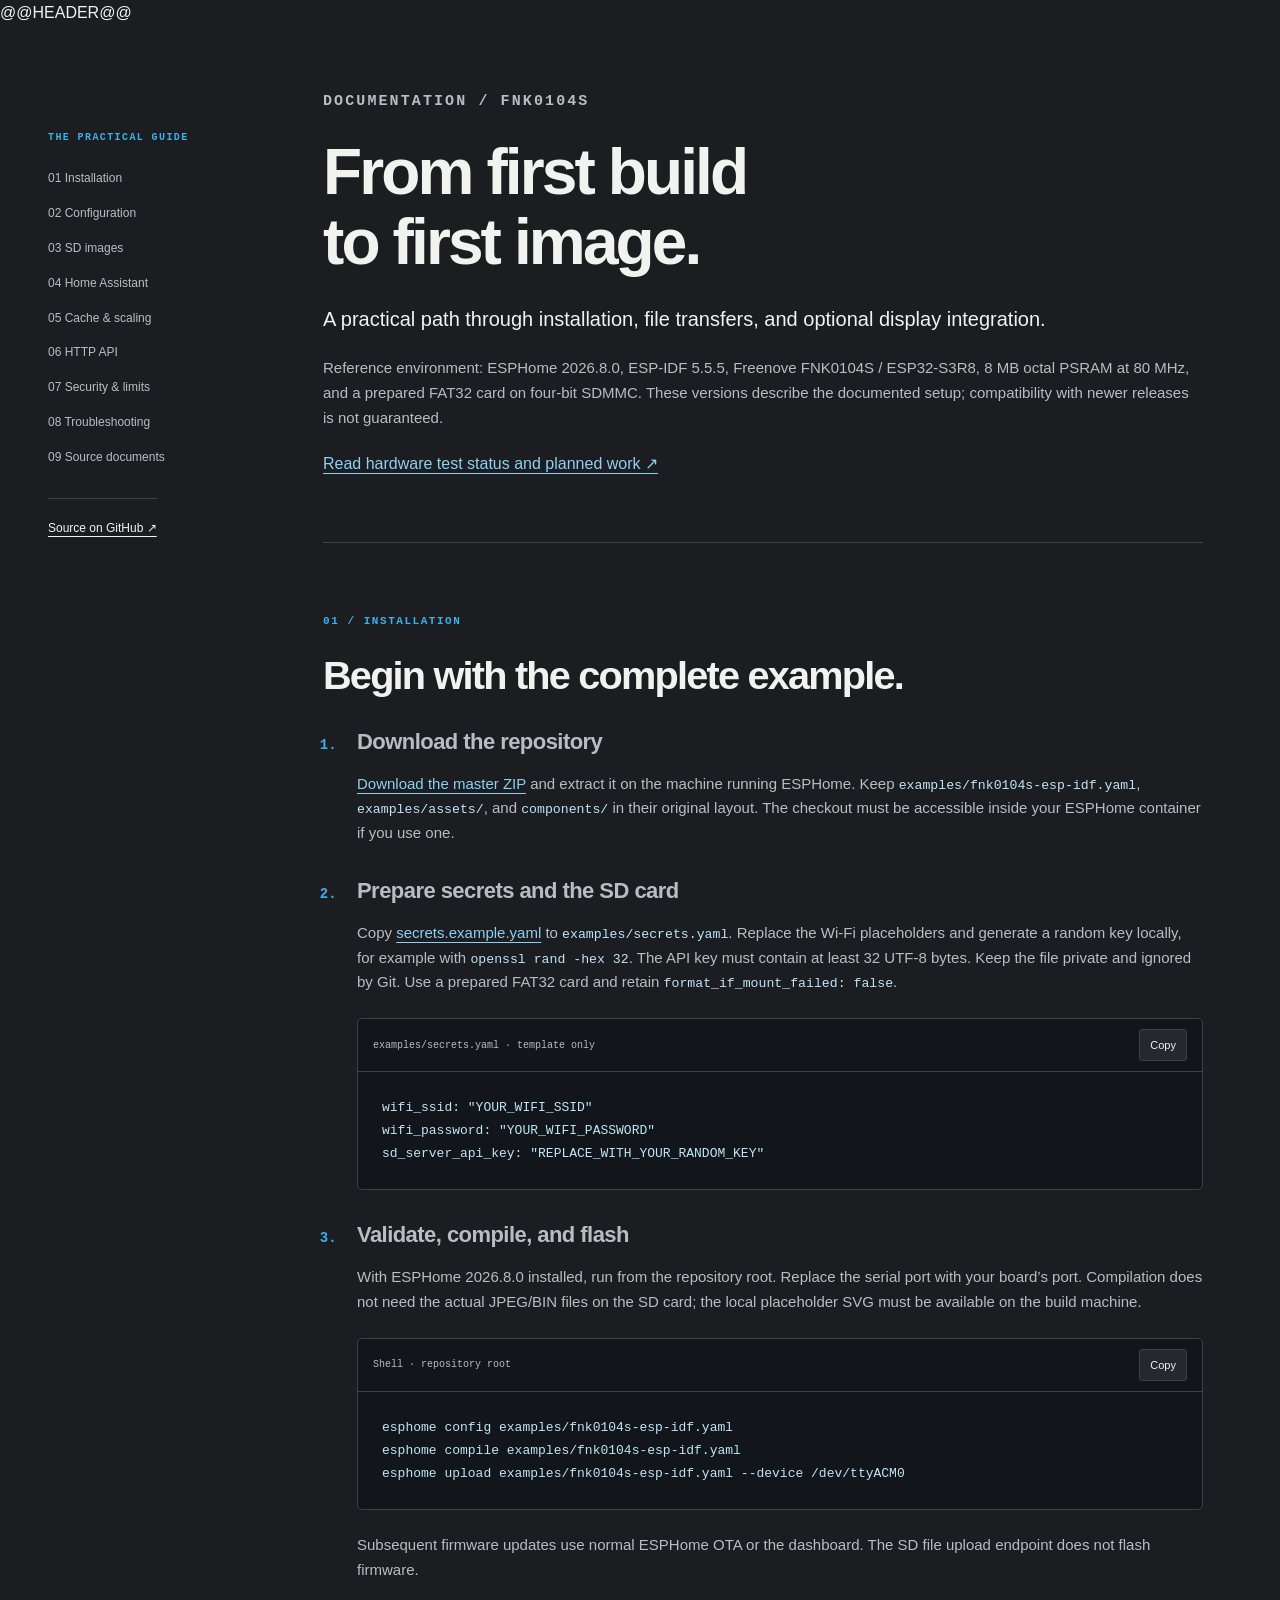
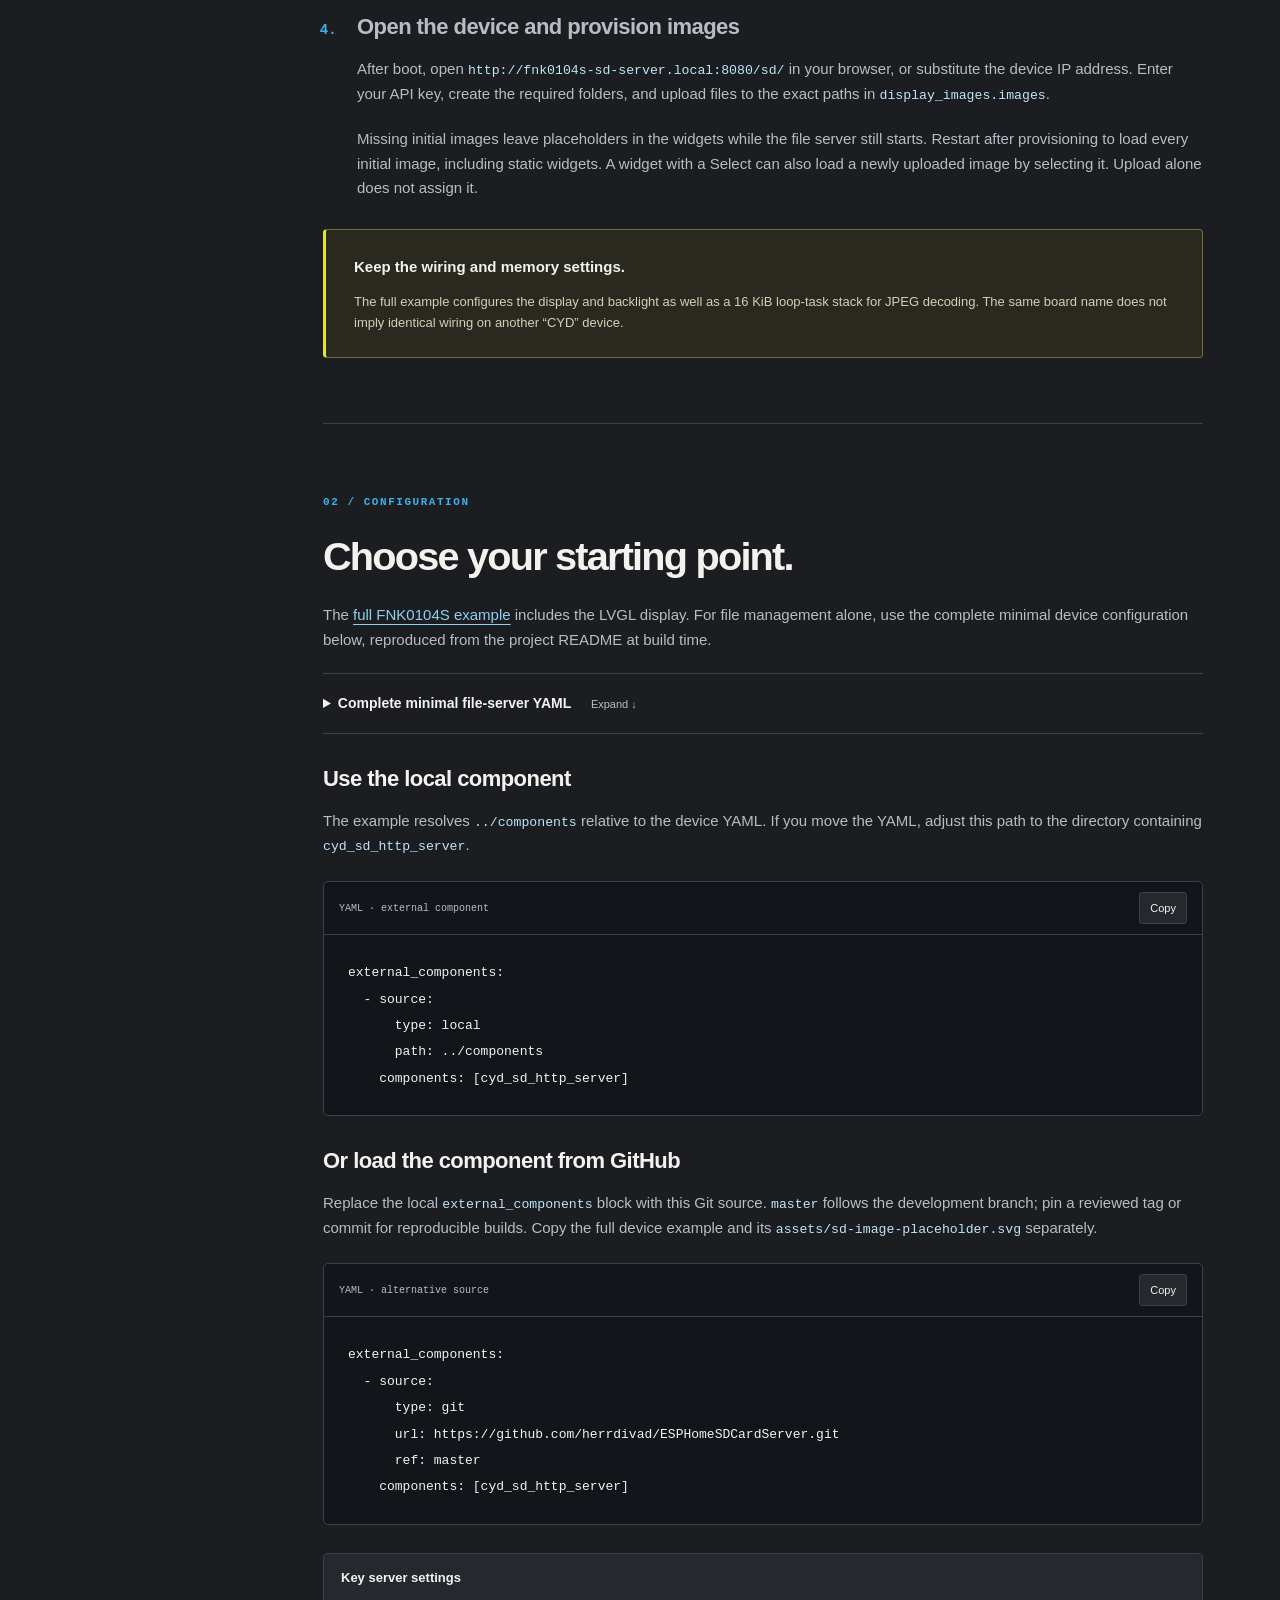
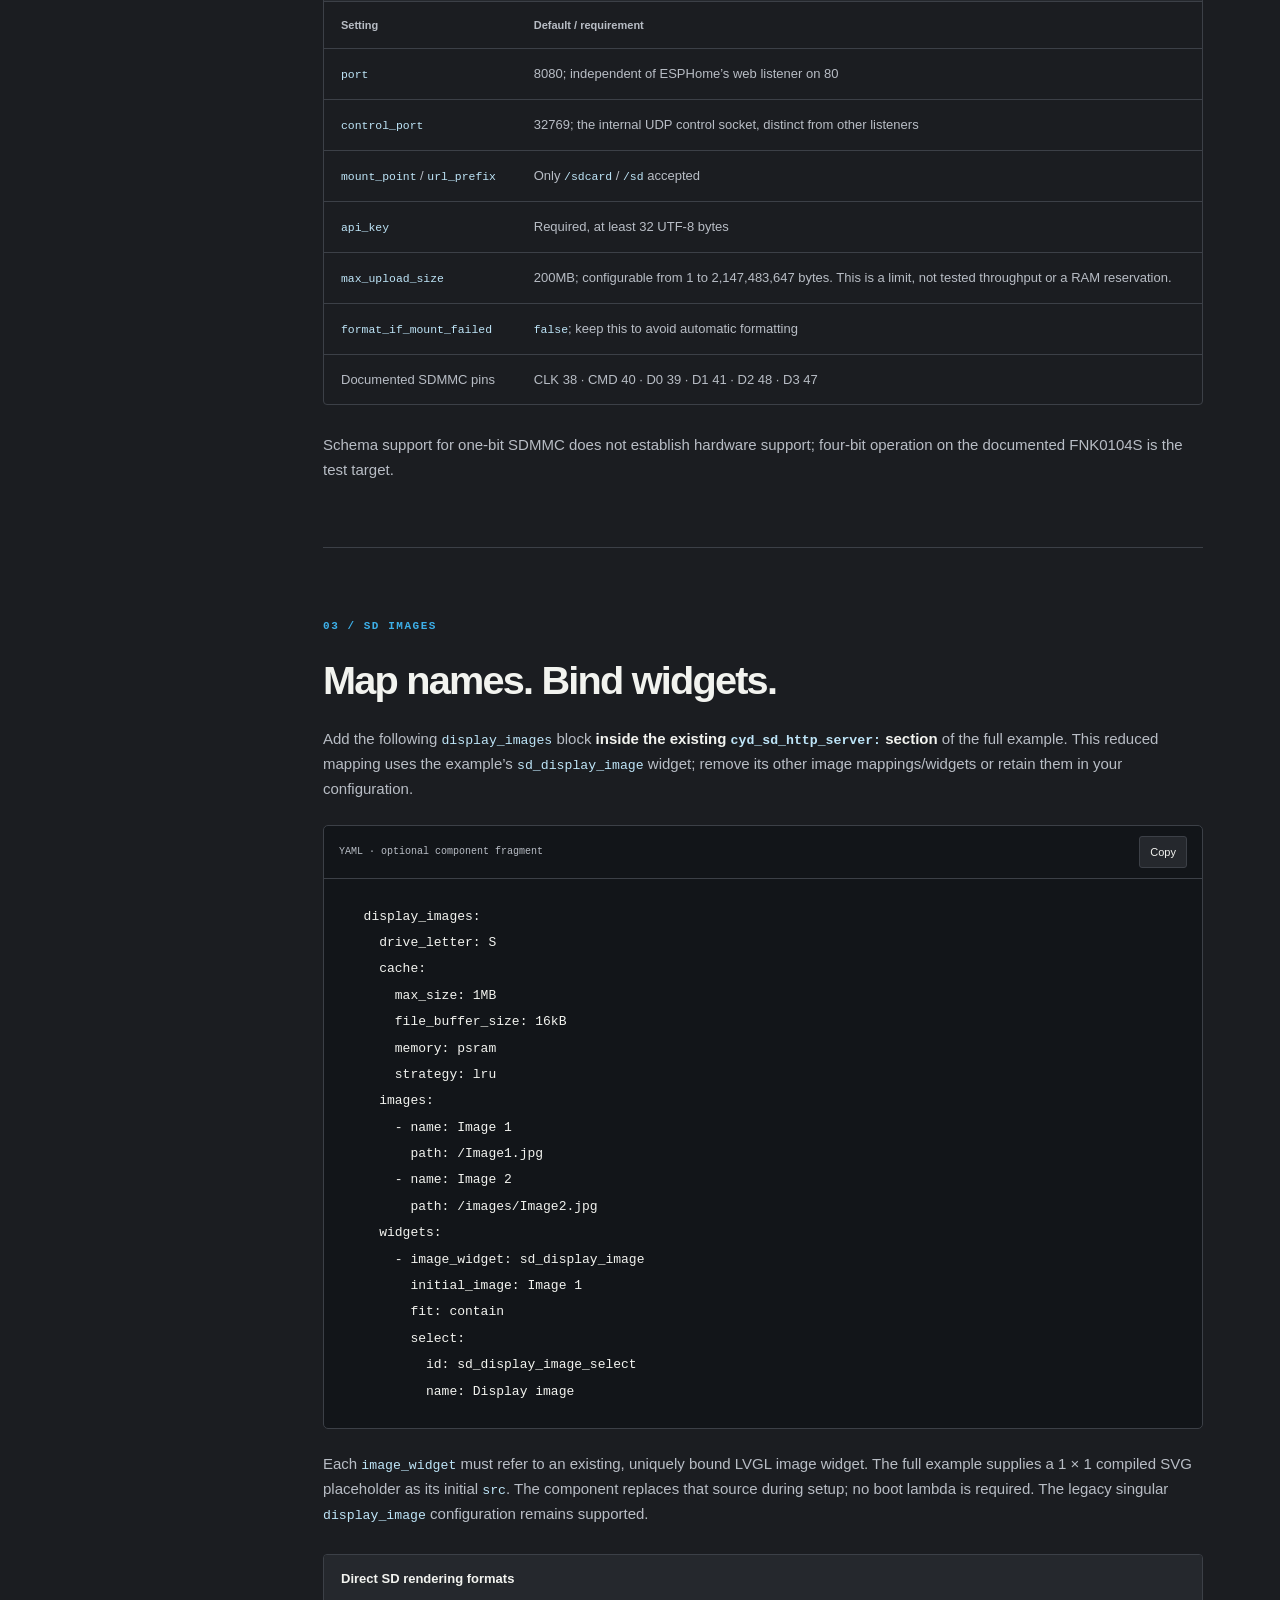
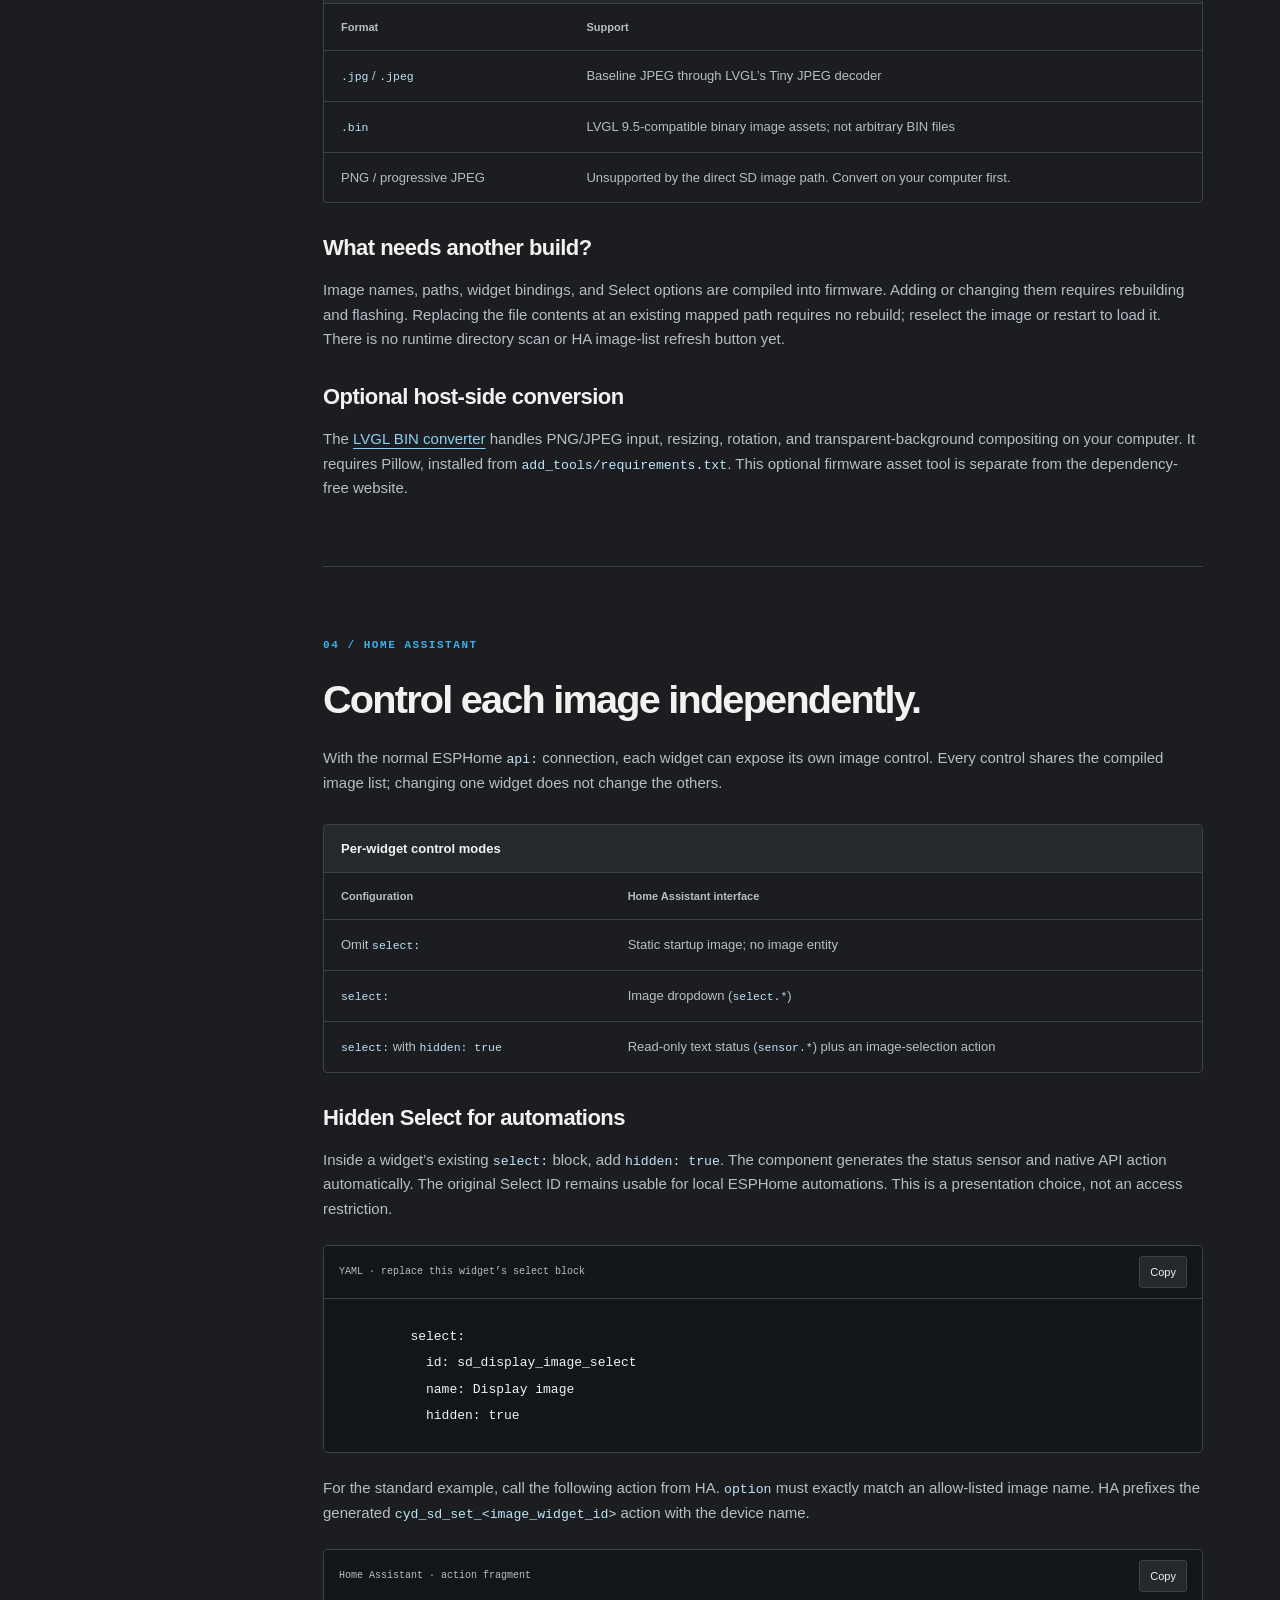
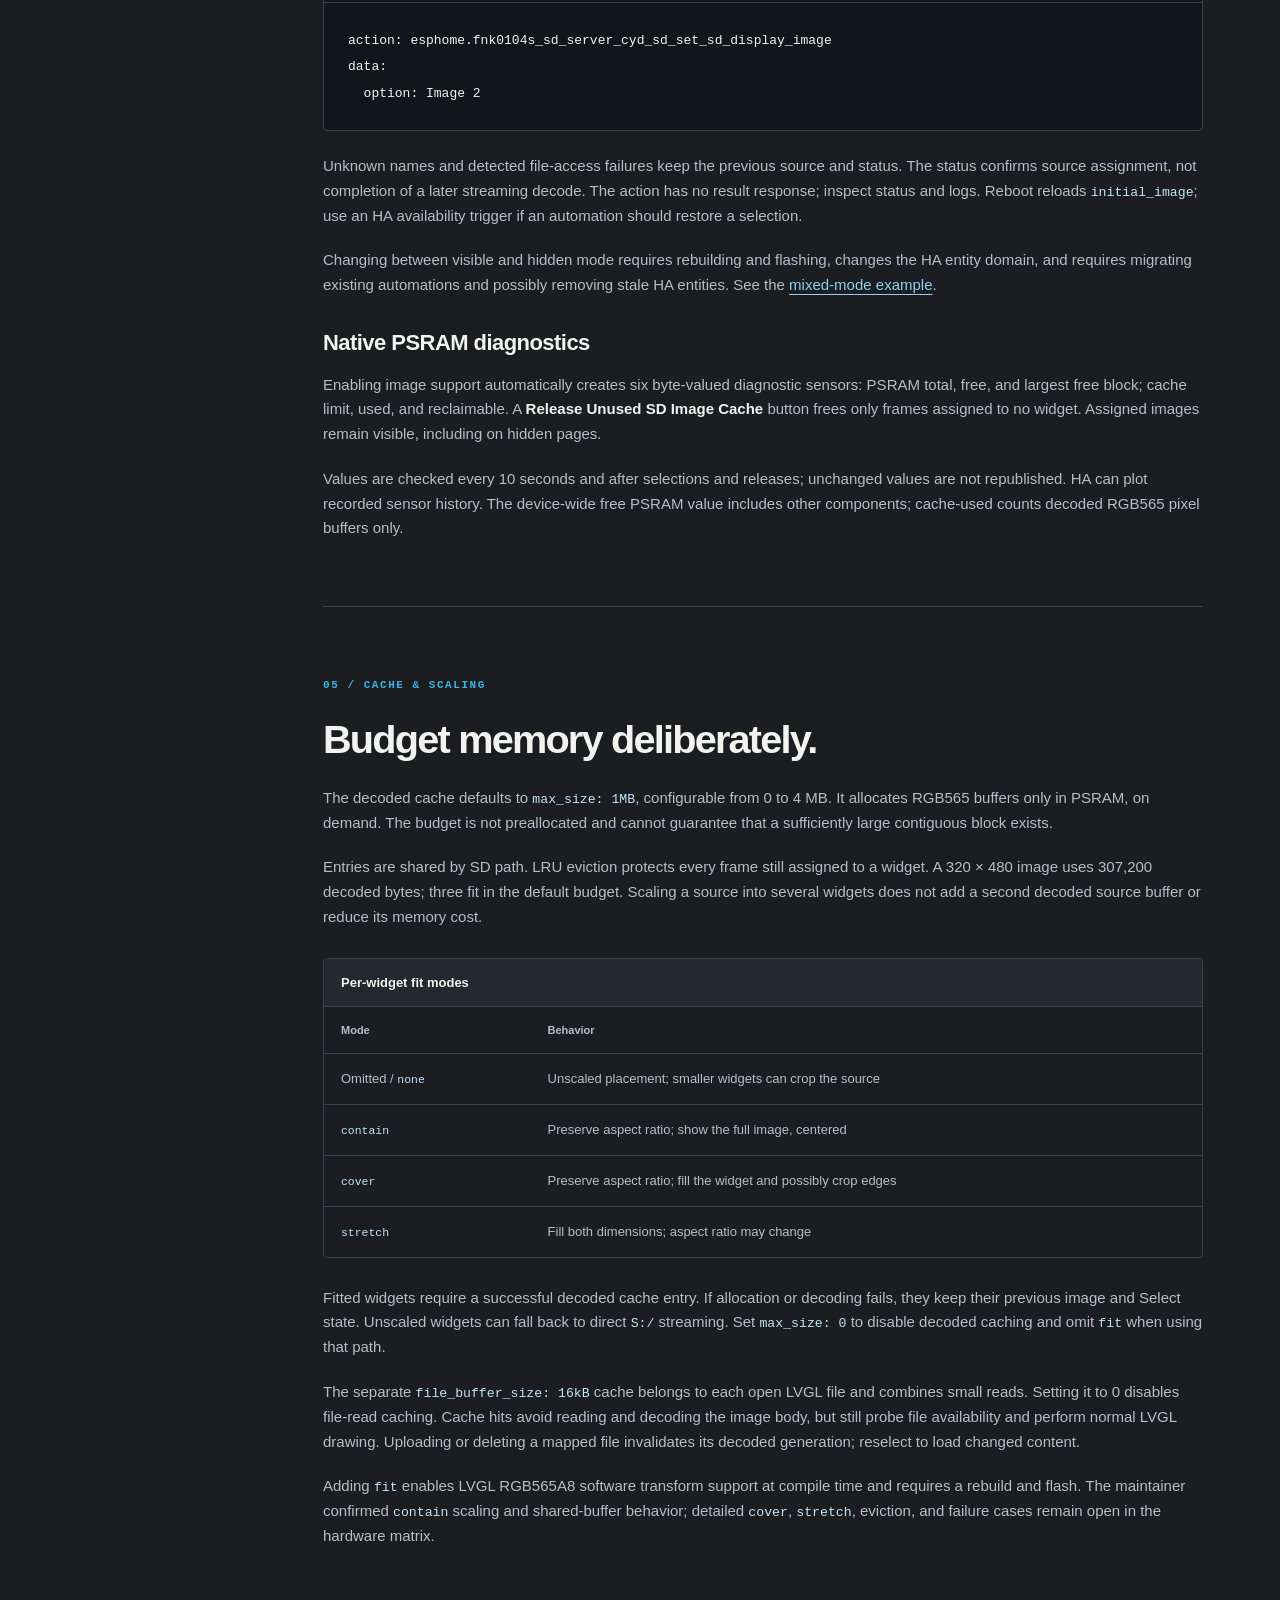
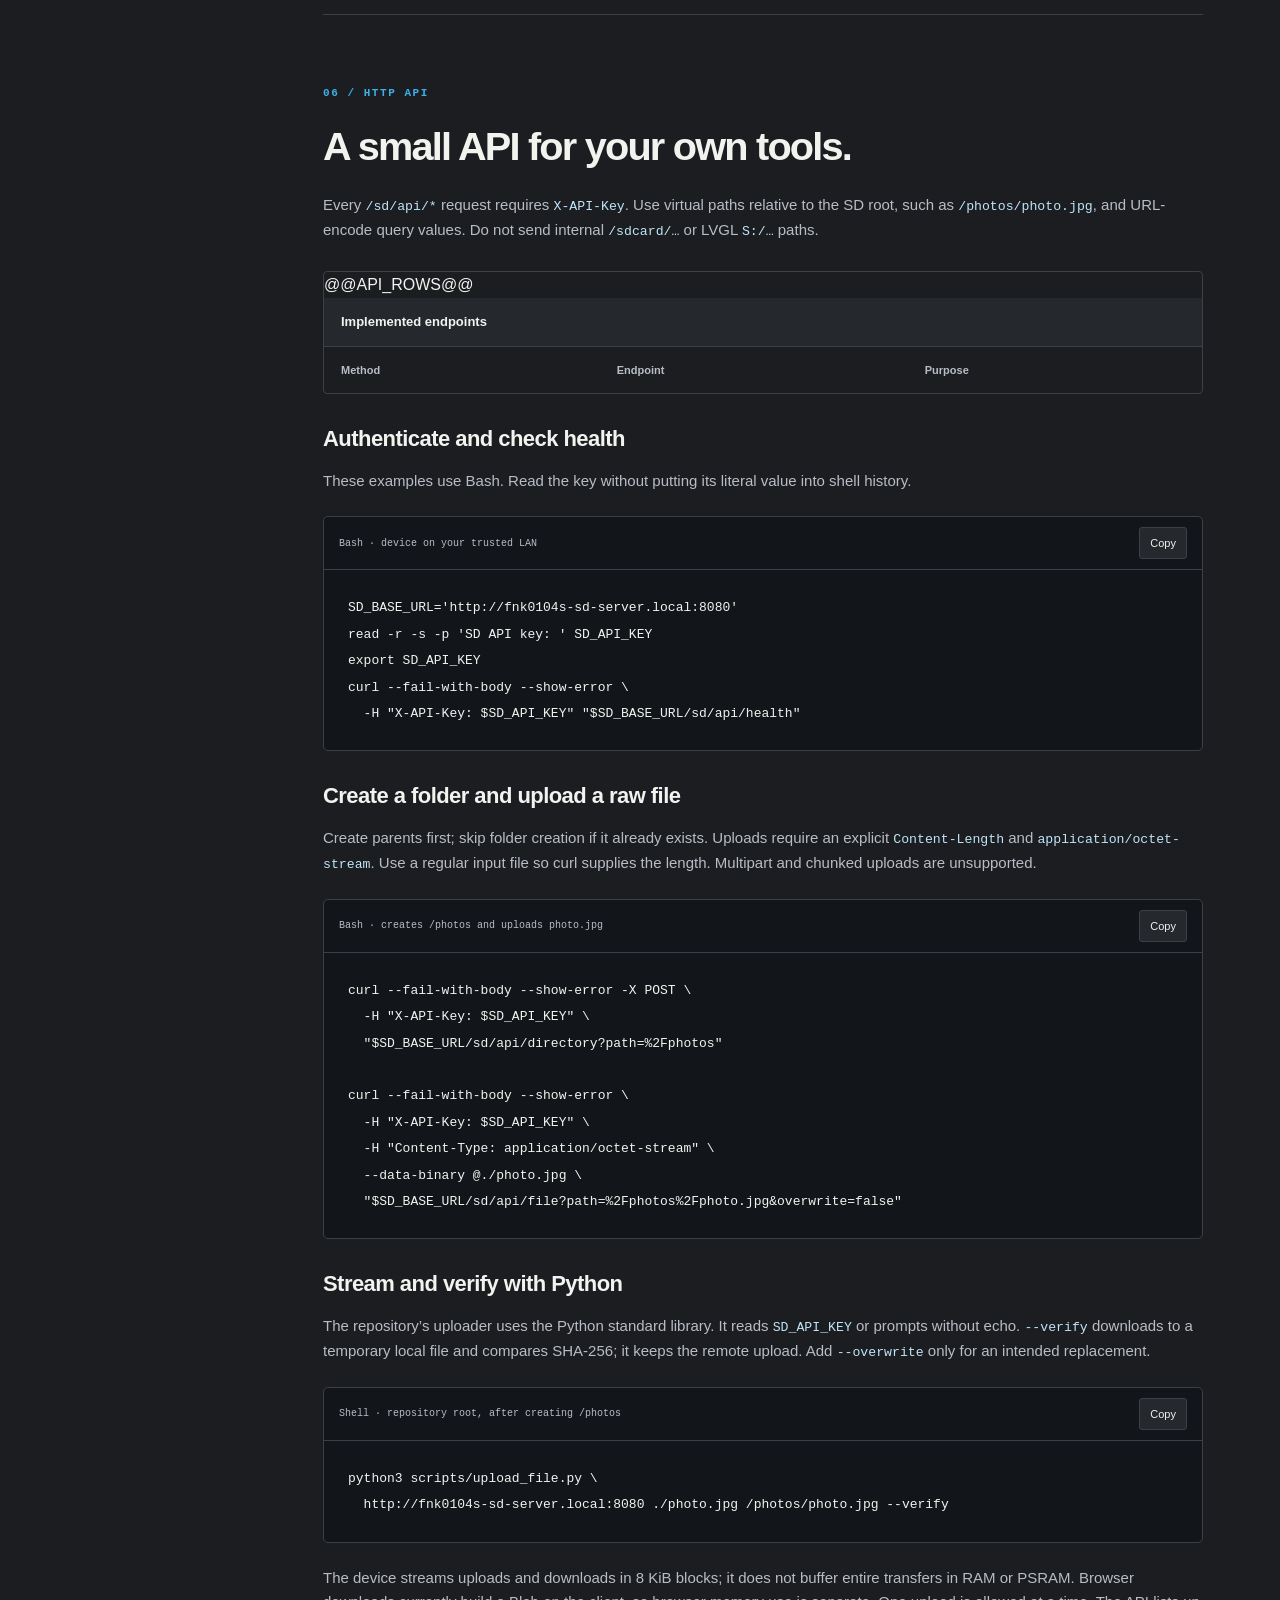
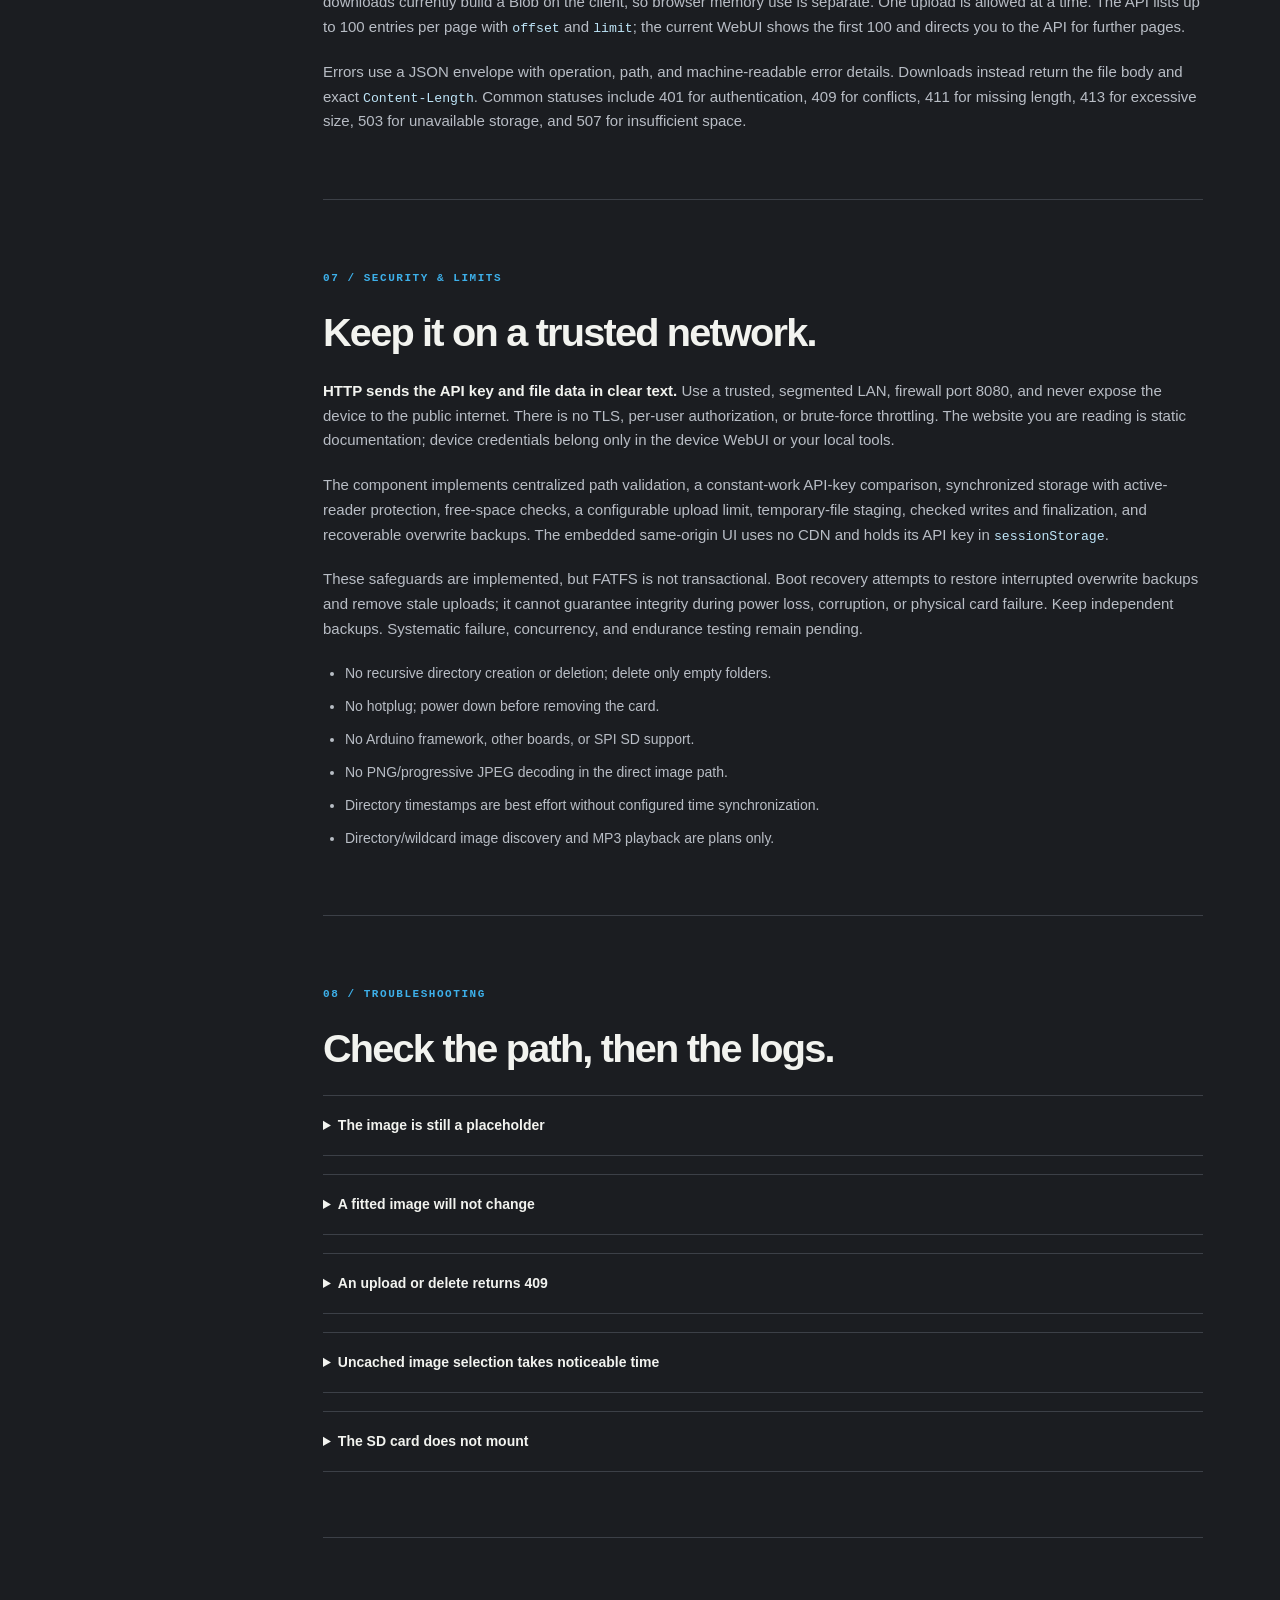
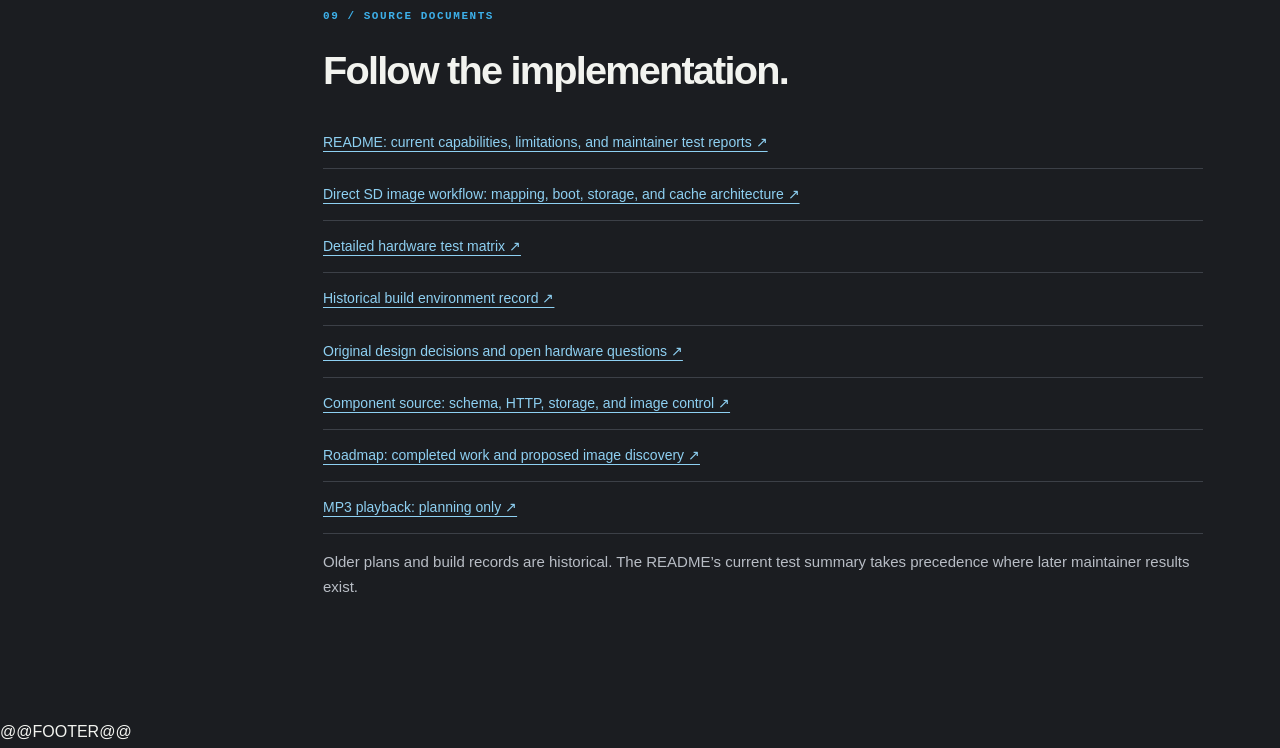
<file: website/guide.html>
<!doctype html>
<html lang="en" id="top">
<head>
  <meta charset="utf-8">
  <meta name="viewport" content="width=device-width, initial-scale=1">
  <title>Documentation — ESPHome SD Card Server</title>
  <meta name="description" content="Install and configure the FNK0104S ESPHome SD Card Server. Learn about SD images, Home Assistant controls, PSRAM caching, the HTTP API, and security limits.">
  <meta name="theme-color" content="#1b1d21">
  <link rel="canonical" href="https://herrdivad.github.io/ESPHomeSDCardServer/guide.html">
  <link rel="icon" href="assets/favicon.svg" type="image/svg+xml">
  <link rel="stylesheet" href="assets/styles.css">
  <script src="assets/site.js" defer></script>
</head>
<body>
  @@HEADER@@
  <main id="main" class="container guide-layout">
    <aside class="guide-sidebar"><p class="eyebrow">The practical guide</p><nav aria-label="On this page"><a href="#installation">01 Installation</a><a href="#configuration">02 Configuration</a><a href="#images">03 SD images</a><a href="#home-assistant">04 Home Assistant</a><a href="#caching">05 Cache & scaling</a><a href="#api">06 HTTP API</a><a href="#security">07 Security & limits</a><a href="#troubleshooting">08 Troubleshooting</a><a href="#references">09 Source documents</a></nav><a class="sidebar-source" href="https://github.com/herrdivad/ESPHomeSDCardServer">Source on GitHub ↗</a></aside>
    <article class="guide-content">
      <header class="guide-intro"><p class="eyebrow">Documentation / FNK0104S</p><h1>From first build<br>to first image.</h1><p class="lead">A practical path through installation, file transfers, and optional display integration.</p><p>Reference environment: ESPHome 2026.8.0, ESP-IDF 5.5.5, Freenove FNK0104S / ESP32-S3R8, 8 MB octal PSRAM at 80 MHz, and a prepared FAT32 card on four-bit SDMMC. These versions describe the documented setup; compatibility with newer releases is not guaranteed.</p><a href="index.html#status">Read hardware test status and planned work ↗</a></header>

      <section class="guide-section" id="installation"><p class="eyebrow">01 / Installation</p><h2>Begin with the complete example.</h2>
        <ol class="guide-steps"><li><h3>Download the repository</h3><p><a href="https://github.com/herrdivad/ESPHomeSDCardServer/archive/refs/heads/master.zip">Download the master ZIP</a> and extract it on the machine running ESPHome. Keep <code>examples/fnk0104s-esp-idf.yaml</code>, <code>examples/assets/</code>, and <code>components/</code> in their original layout. The checkout must be accessible inside your ESPHome container if you use one.</p></li>
        <li><h3>Prepare secrets and the SD card</h3><p>Copy <a href="https://github.com/herrdivad/ESPHomeSDCardServer/blob/master/examples/secrets.example.yaml">secrets.example.yaml</a> to <code>examples/secrets.yaml</code>. Replace the Wi-Fi placeholders and generate a random key locally, for example with <code>openssl rand -hex 32</code>. The API key must contain at least 32 UTF-8 bytes. Keep the file private and ignored by Git. Use a prepared FAT32 card and retain <code>format_if_mount_failed: false</code>.</p>
        <div class="code-block"><div class="code-label"><span>examples/secrets.yaml · template only</span></div><pre><code>wifi_ssid: "YOUR_WIFI_SSID"
wifi_password: "YOUR_WIFI_PASSWORD"
sd_server_api_key: "REPLACE_WITH_YOUR_RANDOM_KEY"</code></pre></div></li>
        <li><h3>Validate, compile, and flash</h3><p>With ESPHome 2026.8.0 installed, run from the repository root. Replace the serial port with your board’s port. Compilation does not need the actual JPEG/BIN files on the SD card; the local placeholder SVG must be available on the build machine.</p>
        <div class="code-block"><div class="code-label"><span>Shell · repository root</span></div><pre><code>esphome config examples/fnk0104s-esp-idf.yaml
esphome compile examples/fnk0104s-esp-idf.yaml
esphome upload examples/fnk0104s-esp-idf.yaml --device /dev/ttyACM0</code></pre></div><p>Subsequent firmware updates use normal ESPHome OTA or the dashboard. The SD file upload endpoint does not flash firmware.</p></li>
        <li><h3>Open the device and provision images</h3><p>After boot, open <code>http://fnk0104s-sd-server.local:8080/sd/</code> in your browser, or substitute the device IP address. Enter your API key, create the required folders, and upload files to the exact paths in <code>display_images.images</code>.</p><p>Missing initial images leave placeholders in the widgets while the file server still starts. Restart after provisioning to load every initial image, including static widgets. A widget with a Select can also load a newly uploaded image by selecting it. Upload alone does not assign it.</p></li></ol>
        <aside class="notice"><strong>Keep the wiring and memory settings.</strong><p>The full example configures the display and backlight as well as a 16 KiB loop-task stack for JPEG decoding. The same board name does not imply identical wiring on another “CYD” device.</p></aside>
      </section>

      <section class="guide-section" id="configuration"><p class="eyebrow">02 / Configuration</p><h2>Choose your starting point.</h2><p>The <a href="https://github.com/herrdivad/ESPHomeSDCardServer/blob/master/examples/fnk0104s-esp-idf.yaml">full FNK0104S example</a> includes the LVGL display. For file management alone, use the complete minimal device configuration below, reproduced from the project README at build time.</p>
        <details><summary>Complete minimal file-server YAML <span>Expand ↓</span></summary><div class="code-block"><div class="code-label"><span>Device YAML · file server only</span></div><pre><code>@@MINIMAL_CONFIG@@</code></pre></div></details>
        <h3>Use the local component</h3><p>The example resolves <code>../components</code> relative to the device YAML. If you move the YAML, adjust this path to the directory containing <code>cyd_sd_http_server</code>.</p>
        <div class="code-block"><div class="code-label"><span>YAML · external component</span></div><pre><code>external_components:
  - source:
      type: local
      path: ../components
    components: [cyd_sd_http_server]</code></pre></div>
        <h3>Or load the component from GitHub</h3><p>Replace the local <code>external_components</code> block with this Git source. <code>master</code> follows the development branch; pin a reviewed tag or commit for reproducible builds. Copy the full device example and its <code>assets/sd-image-placeholder.svg</code> separately.</p>
        <div class="code-block"><div class="code-label"><span>YAML · alternative source</span></div><pre><code>external_components:
  - source:
      type: git
      url: https://github.com/herrdivad/ESPHomeSDCardServer.git
      ref: master
    components: [cyd_sd_http_server]</code></pre></div>
        <div class="table-wrap"><table><caption>Key server settings</caption><thead><tr><th scope="col">Setting</th><th scope="col">Default / requirement</th></tr></thead><tbody><tr><td><code>port</code></td><td>8080; independent of ESPHome’s web listener on 80</td></tr><tr><td><code>control_port</code></td><td>32769; the internal UDP control socket, distinct from other listeners</td></tr><tr><td><code>mount_point</code> / <code>url_prefix</code></td><td>Only <code>/sdcard</code> / <code>/sd</code> accepted</td></tr><tr><td><code>api_key</code></td><td>Required, at least 32 UTF-8 bytes</td></tr><tr><td><code>max_upload_size</code></td><td>200MB; configurable from 1 to 2,147,483,647 bytes. This is a limit, not tested throughput or a RAM reservation.</td></tr><tr><td><code>format_if_mount_failed</code></td><td><code>false</code>; keep this to avoid automatic formatting</td></tr><tr><td>Documented SDMMC pins</td><td>CLK 38 · CMD 40 · D0 39 · D1 41 · D2 48 · D3 47</td></tr></tbody></table></div>
        <p>Schema support for one-bit SDMMC does not establish hardware support; four-bit operation on the documented FNK0104S is the test target.</p>
      </section>

      <section class="guide-section" id="images"><p class="eyebrow">03 / SD images</p><h2>Map names. Bind widgets.</h2><p>Add the following <code>display_images</code> block <strong>inside the existing <code>cyd_sd_http_server:</code> section</strong> of the full example. This reduced mapping uses the example’s <code>sd_display_image</code> widget; remove its other image mappings/widgets or retain them in your configuration.</p>
        <div class="code-block"><div class="code-label"><span>YAML · optional component fragment</span></div><pre><code>  display_images:
    drive_letter: S
    cache:
      max_size: 1MB
      file_buffer_size: 16kB
      memory: psram
      strategy: lru
    images:
      - name: Image 1
        path: /Image1.jpg
      - name: Image 2
        path: /images/Image2.jpg
    widgets:
      - image_widget: sd_display_image
        initial_image: Image 1
        fit: contain
        select:
          id: sd_display_image_select
          name: Display image</code></pre></div>
        <p>Each <code>image_widget</code> must refer to an existing, uniquely bound LVGL image widget. The full example supplies a 1 × 1 compiled SVG placeholder as its initial <code>src</code>. The component replaces that source during setup; no boot lambda is required. The legacy singular <code>display_image</code> configuration remains supported.</p>
        <div class="table-wrap"><table><caption>Direct SD rendering formats</caption><thead><tr><th scope="col">Format</th><th scope="col">Support</th></tr></thead><tbody><tr><td><code>.jpg</code> / <code>.jpeg</code></td><td>Baseline JPEG through LVGL’s Tiny JPEG decoder</td></tr><tr><td><code>.bin</code></td><td>LVGL 9.5-compatible binary image assets; not arbitrary BIN files</td></tr><tr><td>PNG / progressive JPEG</td><td>Unsupported by the direct SD image path. Convert on your computer first.</td></tr></tbody></table></div>
        <h3>What needs another build?</h3><p>Image names, paths, widget bindings, and Select options are compiled into firmware. Adding or changing them requires rebuilding and flashing. Replacing the file contents at an existing mapped path requires no rebuild; reselect the image or restart to load it. There is no runtime directory scan or HA image-list refresh button yet.</p>
        <h3>Optional host-side conversion</h3><p>The <a href="https://github.com/herrdivad/ESPHomeSDCardServer/blob/master/add_tools/README.md">LVGL BIN converter</a> handles PNG/JPEG input, resizing, rotation, and transparent-background compositing on your computer. It requires Pillow, installed from <code>add_tools/requirements.txt</code>. This optional firmware asset tool is separate from the dependency-free website.</p>
      </section>

      <section class="guide-section" id="home-assistant"><p class="eyebrow">04 / Home Assistant</p><h2>Control each image independently.</h2><p>With the normal ESPHome <code>api:</code> connection, each widget can expose its own image control. Every control shares the compiled image list; changing one widget does not change the others.</p>
        <div class="table-wrap"><table><caption>Per-widget control modes</caption><thead><tr><th scope="col">Configuration</th><th scope="col">Home Assistant interface</th></tr></thead><tbody><tr><td>Omit <code>select:</code></td><td>Static startup image; no image entity</td></tr><tr><td><code>select:</code></td><td>Image dropdown (<code>select.*</code>)</td></tr><tr><td><code>select:</code> with <code>hidden: true</code></td><td>Read-only text status (<code>sensor.*</code>) plus an image-selection action</td></tr></tbody></table></div>
        <h3>Hidden Select for automations</h3><p>Inside a widget’s existing <code>select:</code> block, add <code>hidden: true</code>. The component generates the status sensor and native API action automatically. The original Select ID remains usable for local ESPHome automations. This is a presentation choice, not an access restriction.</p>
        <div class="code-block"><div class="code-label"><span>YAML · replace this widget’s select block</span></div><pre><code>        select:
          id: sd_display_image_select
          name: Display image
          hidden: true</code></pre></div>
        <p>For the standard example, call the following action from HA. <code>option</code> must exactly match an allow-listed image name. HA prefixes the generated <code>cyd_sd_set_&lt;image_widget_id&gt;</code> action with the device name.</p>
        <div class="code-block"><div class="code-label"><span>Home Assistant · action fragment</span></div><pre><code>action: esphome.fnk0104s_sd_server_cyd_sd_set_sd_display_image
data:
  option: Image 2</code></pre></div>
        <p>Unknown names and detected file-access failures keep the previous source and status. The status confirms source assignment, not completion of a later streaming decode. The action has no result response; inspect status and logs. Reboot reloads <code>initial_image</code>; use an HA availability trigger if an automation should restore a selection.</p><p>Changing between visible and hidden mode requires rebuilding and flashing, changes the HA entity domain, and requires migrating existing automations and possibly removing stale HA entities. See the <a href="https://github.com/herrdivad/ESPHomeSDCardServer/blob/master/examples/fnk0104s-hidden-images.yaml">mixed-mode example</a>.</p>
        <h3>Native PSRAM diagnostics</h3><p>Enabling image support automatically creates six byte-valued diagnostic sensors: PSRAM total, free, and largest free block; cache limit, used, and reclaimable. A <strong>Release Unused SD Image Cache</strong> button frees only frames assigned to no widget. Assigned images remain visible, including on hidden pages.</p><p>Values are checked every 10 seconds and after selections and releases; unchanged values are not republished. HA can plot recorded sensor history. The device-wide free PSRAM value includes other components; cache-used counts decoded RGB565 pixel buffers only.</p>
      </section>

      <section class="guide-section" id="caching"><p class="eyebrow">05 / Cache & scaling</p><h2>Budget memory deliberately.</h2><p>The decoded cache defaults to <code>max_size: 1MB</code>, configurable from 0 to 4 MB. It allocates RGB565 buffers only in PSRAM, on demand. The budget is not preallocated and cannot guarantee that a sufficiently large contiguous block exists.</p><p>Entries are shared by SD path. LRU eviction protects every frame still assigned to a widget. A 320 × 480 image uses 307,200 decoded bytes; three fit in the default budget. Scaling a source into several widgets does not add a second decoded source buffer or reduce its memory cost.</p>
        <div class="table-wrap"><table><caption>Per-widget fit modes</caption><thead><tr><th scope="col">Mode</th><th scope="col">Behavior</th></tr></thead><tbody><tr><td>Omitted / <code>none</code></td><td>Unscaled placement; smaller widgets can crop the source</td></tr><tr><td><code>contain</code></td><td>Preserve aspect ratio; show the full image, centered</td></tr><tr><td><code>cover</code></td><td>Preserve aspect ratio; fill the widget and possibly crop edges</td></tr><tr><td><code>stretch</code></td><td>Fill both dimensions; aspect ratio may change</td></tr></tbody></table></div>
        <p>Fitted widgets require a successful decoded cache entry. If allocation or decoding fails, they keep their previous image and Select state. Unscaled widgets can fall back to direct <code>S:/</code> streaming. Set <code>max_size: 0</code> to disable decoded caching and omit <code>fit</code> when using that path.</p><p>The separate <code>file_buffer_size: 16kB</code> cache belongs to each open LVGL file and combines small reads. Setting it to 0 disables file-read caching. Cache hits avoid reading and decoding the image body, but still probe file availability and perform normal LVGL drawing. Uploading or deleting a mapped file invalidates its decoded generation; reselect to load changed content.</p><p>Adding <code>fit</code> enables LVGL RGB565A8 software transform support at compile time and requires a rebuild and flash. The maintainer confirmed <code>contain</code> scaling and shared-buffer behavior; detailed <code>cover</code>, <code>stretch</code>, eviction, and failure cases remain open in the hardware matrix.</p>
      </section>

      <section class="guide-section" id="api"><p class="eyebrow">06 / HTTP API</p><h2>A small API for your own tools.</h2><p>Every <code>/sd/api/*</code> request requires <code>X-API-Key</code>. Use virtual paths relative to the SD root, such as <code>/photos/photo.jpg</code>, and URL-encode query values. Do not send internal <code>/sdcard/…</code> or LVGL <code>S:/…</code> paths.</p>
        <div class="table-wrap"><table class="api-table"><caption>Implemented endpoints</caption><thead><tr><th scope="col">Method</th><th scope="col">Endpoint</th><th scope="col">Purpose</th></tr></thead><tbody>@@API_ROWS@@</tbody></table></div>
        <h3>Authenticate and check health</h3><p>These examples use Bash. Read the key without putting its literal value into shell history.</p>
        <div class="code-block"><div class="code-label"><span>Bash · device on your trusted LAN</span></div><pre><code>SD_BASE_URL='http://fnk0104s-sd-server.local:8080'
read -r -s -p 'SD API key: ' SD_API_KEY
export SD_API_KEY
curl --fail-with-body --show-error \
  -H "X-API-Key: $SD_API_KEY" "$SD_BASE_URL/sd/api/health"</code></pre></div>
        <h3>Create a folder and upload a raw file</h3><p>Create parents first; skip folder creation if it already exists. Uploads require an explicit <code>Content-Length</code> and <code>application/octet-stream</code>. Use a regular input file so curl supplies the length. Multipart and chunked uploads are unsupported.</p>
        <div class="code-block"><div class="code-label"><span>Bash · creates /photos and uploads photo.jpg</span></div><pre><code>curl --fail-with-body --show-error -X POST \
  -H "X-API-Key: $SD_API_KEY" \
  "$SD_BASE_URL/sd/api/directory?path=%2Fphotos"

curl --fail-with-body --show-error \
  -H "X-API-Key: $SD_API_KEY" \
  -H "Content-Type: application/octet-stream" \
  --data-binary @./photo.jpg \
  "$SD_BASE_URL/sd/api/file?path=%2Fphotos%2Fphoto.jpg&amp;overwrite=false"</code></pre></div>
        <h3>Stream and verify with Python</h3><p>The repository’s uploader uses the Python standard library. It reads <code>SD_API_KEY</code> or prompts without echo. <code>--verify</code> downloads to a temporary local file and compares SHA-256; it keeps the remote upload. Add <code>--overwrite</code> only for an intended replacement.</p>
        <div class="code-block"><div class="code-label"><span>Shell · repository root, after creating /photos</span></div><pre><code>python3 scripts/upload_file.py \
  http://fnk0104s-sd-server.local:8080 ./photo.jpg /photos/photo.jpg --verify</code></pre></div>
        <p>The device streams uploads and downloads in 8 KiB blocks; it does not buffer entire transfers in RAM or PSRAM. Browser downloads currently build a Blob on the client, so browser memory use is separate. One upload is allowed at a time. The API lists up to 100 entries per page with <code>offset</code> and <code>limit</code>; the current WebUI shows the first 100 and directs you to the API for further pages.</p><p>Errors use a JSON envelope with operation, path, and machine-readable error details. Downloads instead return the file body and exact <code>Content-Length</code>. Common statuses include 401 for authentication, 409 for conflicts, 411 for missing length, 413 for excessive size, 503 for unavailable storage, and 507 for insufficient space.</p>
      </section>

      <section class="guide-section" id="security"><p class="eyebrow">07 / Security & limits</p><h2>Keep it on a trusted network.</h2><p><strong>HTTP sends the API key and file data in clear text.</strong> Use a trusted, segmented LAN, firewall port 8080, and never expose the device to the public internet. There is no TLS, per-user authorization, or brute-force throttling. The website you are reading is static documentation; device credentials belong only in the device WebUI or your local tools.</p><p>The component implements centralized path validation, a constant-work API-key comparison, synchronized storage with active-reader protection, free-space checks, a configurable upload limit, temporary-file staging, checked writes and finalization, and recoverable overwrite backups. The embedded same-origin UI uses no CDN and holds its API key in <code>sessionStorage</code>.</p><p>These safeguards are implemented, but FATFS is not transactional. Boot recovery attempts to restore interrupted overwrite backups and remove stale uploads; it cannot guarantee integrity during power loss, corruption, or physical card failure. Keep independent backups. Systematic failure, concurrency, and endurance testing remain pending.</p><ul><li>No recursive directory creation or deletion; delete only empty folders.</li><li>No hotplug; power down before removing the card.</li><li>No Arduino framework, other boards, or SPI SD support.</li><li>No PNG/progressive JPEG decoding in the direct image path.</li><li>Directory timestamps are best effort without configured time synchronization.</li><li>Directory/wildcard image discovery and MP3 playback are plans only.</li></ul>
      </section>

      <section class="guide-section" id="troubleshooting"><p class="eyebrow">08 / Troubleshooting</p><h2>Check the path, then the logs.</h2><details><summary>The image is still a placeholder</summary><p>Verify the SD mount, exact allow-listed name/path, and baseline JPEG or compatible BIN format. Create parent folders before upload. Uploading an image does not automatically assign it: reselect it or restart. Static widgets load their initial image at startup.</p></details><details><summary>A fitted image will not change</summary><p>Check PSRAM free space, its largest free block, and the cache budget. Fitted widgets require the full decoded frame. They deliberately keep the previous image if caching fails. Keep <code>loop_task_stack_size: 16384</code> and rebuild after enabling <code>fit</code>.</p></details><details><summary>An upload or delete returns 409</summary><p>An upload is already active, the target exists without overwrite permission, or an active reader conflicts with the operation. Wait for the operation to finish and opt into overwriting only when intended.</p></details><details><summary>Uncached image selection takes noticeable time</summary><p>The first load reads and decodes from SD. The maintainer observed occasional computation warnings of roughly 150–850 ms. Cache hits avoid decoding the body but still redraw through LVGL and the display bus. No universal latency or throughput guarantee is claimed.</p></details><details><summary>The SD card does not mount</summary><p>Check FAT32 preparation, documented GPIO wiring, suitable pull-ups, and the power supply. Keep <code>format_if_mount_failed: false</code>; formatting is not a safe diagnostic step for a card containing data.</p></details></section>

      <section class="guide-section" id="references"><p class="eyebrow">09 / Source documents</p><h2>Follow the implementation.</h2><ul class="reference-list"><li><a href="https://github.com/herrdivad/ESPHomeSDCardServer/blob/master/README.md">README: current capabilities, limitations, and maintainer test reports ↗</a></li><li><a href="https://github.com/herrdivad/ESPHomeSDCardServer/blob/master/docs/DIRECT_SD_IMAGE_WORKFLOW.md">Direct SD image workflow: mapping, boot, storage, and cache architecture ↗</a></li><li><a href="https://github.com/herrdivad/ESPHomeSDCardServer/blob/master/docs/HARDWARE_TEST_MATRIX.md">Detailed hardware test matrix ↗</a></li><li><a href="https://github.com/herrdivad/ESPHomeSDCardServer/blob/master/docs/BUILD_ENVIRONMENT.md">Historical build environment record ↗</a></li><li><a href="https://github.com/herrdivad/ESPHomeSDCardServer/blob/master/docs/DESIGN_DECISIONS.md">Original design decisions and open hardware questions ↗</a></li><li><a href="https://github.com/herrdivad/ESPHomeSDCardServer/tree/master/components/cyd_sd_http_server">Component source: schema, HTTP, storage, and image control ↗</a></li><li><a href="https://github.com/herrdivad/ESPHomeSDCardServer/blob/master/future_patches.md">Roadmap: completed work and proposed image discovery ↗</a></li><li><a href="https://github.com/herrdivad/ESPHomeSDCardServer/blob/master/docs/PlayMP3AudioPlan.md">MP3 playback: planning only ↗</a></li></ul><p>Older plans and build records are historical. The README’s current test summary takes precedence where later maintainer results exist.</p></section>
    </article>
  </main>
  @@FOOTER@@
</body>
</html>
</file>
<file: website/assets/styles.css>
:root {
  color-scheme: dark;
  --background: #1b1d21;
  --surface: #25282d;
  --inset: #15171a;
  --text: #f2f3ef;
  --muted: #b8bdc5;
  --line: #3c4047;
  --blue: #3db0ea;
  --yellow: #e2e62a;
  --sans: Arial, Helvetica, sans-serif;
  --mono: "Courier New", Courier, monospace;
}
* { box-sizing: border-box; }
html { scroll-behavior: smooth; scroll-padding-top: 110px; }
body { margin: 0; background: var(--background); color: var(--text); font: 16px/1.65 var(--sans); -webkit-font-smoothing: antialiased; }
body.dialog-open { overflow: hidden; }
button, input { font: inherit; }
button, a { -webkit-tap-highlight-color: transparent; }
button { cursor: pointer; }
a { color: inherit; text-underline-offset: 4px; }
a:hover { color: var(--blue); }
:focus-visible { outline: 3px solid var(--blue); outline-offset: 5px; }
::selection { background: var(--yellow); color: var(--background); }
img { display: block; max-width: 100%; height: auto; }
figure { margin: 0; }
h1, h2, h3, p { margin-top: 0; }
h1, h2, h3 { line-height: 1.09; letter-spacing: -.045em; }
h1 { font-size: clamp(48px, 5.6vw, 82px); font-weight: 700; }
h2 { margin-bottom: 25px; font-size: clamp(36px, 4vw, 56px); }
h3 { font-size: 24px; letter-spacing: -.025em; line-height: 1.22; }
p { margin-bottom: 20px; }
code { font-family: var(--mono); font-size: .88em; overflow-wrap: anywhere; }
p code, li code, td code { color: #bee5f8; }
pre { margin: 0; white-space: pre; overflow: auto; padding: 24px; line-height: 1.65; tab-size: 2; }
pre code { overflow-wrap: normal; font-size: 13px; }
ul, ol { padding-left: 22px; }
li + li { margin-top: 10px; }
[hidden] { display: none !important; }
.container { width: min(1232px, calc(100% - 96px)); margin-inline: auto; }
.section { padding-block: 108px; }
.section-divided { border-top: 1px solid var(--line); }
.eyebrow { margin-bottom: 24px; color: var(--blue); font: 700 11px/1.5 var(--mono); text-transform: uppercase; letter-spacing: .14em; }
.muted { color: var(--muted); }
.small { font-size: 13px; line-height: 1.7; }
.text-link { display: inline-block; font-weight: 700; text-decoration: none; border-bottom: 1px solid var(--line); padding-bottom: 5px; }
.sr-only { position: absolute; width: 1px; height: 1px; padding: 0; margin: -1px; overflow: hidden; clip-path: inset(50%); white-space: nowrap; border: 0; }
.skip-link { position: fixed; z-index: 100; left: 20px; top: -100px; padding: 12px 20px; background: var(--yellow); color: var(--background); }
.skip-link:focus { top: 15px; }
.site-header { position: sticky; top: 0; z-index: 20; border-bottom: 1px solid var(--line); background: var(--background); }
.header-inner { min-height: 86px; display: flex; align-items: center; justify-content: space-between; gap: 30px; }
.brand { display: inline-flex; align-items: center; flex-shrink: 0; gap: 11px; font-size: 12px; line-height: 1.25; font-weight: 700; letter-spacing: .02em; text-decoration: none; }
.brand-sub { display: block; font-size: 15px; letter-spacing: -.025em; margin-top: 2px; }
.header-inner nav { display: flex; align-items: center; gap: 28px; font-size: 12px; font-weight: 600; }
.header-inner nav a { text-decoration: none; }
.nav-github { padding: 9px 15px; border: 1px solid var(--line); border-radius: 5px; }
.menu-toggle { display: none; min-height: 44px; background: none; color: var(--text); border: 1px solid var(--line); border-radius: 4px; padding: 7px 13px; }
.hero { display: grid; grid-template-columns: 1.1fr 1fr; align-items: center; gap: 66px; padding-block: 76px 84px; }
.hero h1 { margin-bottom: 30px; }
.hero h1 > span { color: var(--yellow); }
.hero .eyebrow { display: flex; gap: 10px; align-items: center; }
.status-dot { display: inline-block; width: 6px; height: 6px; border-radius: 50%; background: var(--blue); flex: none; }
.hero-description { max-width: 490px; color: var(--muted); font-size: 18px; line-height: 1.65; }
.button-row { display: flex; flex-wrap: wrap; gap: 12px; margin-block: 33px 22px; }
.button { display: inline-flex; min-height: 49px; justify-content: center; align-items: center; gap: 23px; padding: 12px 20px; border: 1px solid transparent; border-radius: 4px; font-weight: 700; font-size: 13px; text-decoration: none; transition: background .16s, border-color .16s; }
.button.primary { background: var(--yellow); color: #1b1d21; }
.button.primary:hover { background: #f0f45a; }
.button.secondary { border-color: #535860; color: var(--text); }
.button.secondary:hover { border-color: var(--blue); background: var(--surface); }
.hero-note { font-family: var(--mono); font-size: 10px; color: var(--muted); }
.hero-shot { min-width: 0; border: 1px solid #4b515a; background: #10141c; border-radius: 8px; box-shadow: 0 20px 55px #0003; }
.frame-label { display: flex; justify-content: space-between; align-items: center; gap: 10px; padding: 13px 17px; border-bottom: 1px solid var(--line); color: var(--muted); font: 10px/1.5 var(--mono); letter-spacing: .07em; }
.frame-label > span:first-child { display: flex; align-items: center; gap: 9px; }
.hero-shot .screenshot-link { display: block; padding: 10px; }
.screenshot-link { cursor: zoom-in; }
.hero-shot figcaption { display: flex; justify-content: space-between; padding: 13px 17px; border-top: 1px solid var(--line); color: var(--muted); font-size: 10px; }
.environment-strip { border-block: 1px solid var(--line); }
.environment-items { display: grid; grid-template-columns: repeat(4, 1fr); padding-block: 24px; }
.environment-items p { margin: 0; padding-left: 25px; border-left: 1px solid var(--line); font-size: 12px; font-weight: 700; }
.environment-items p:first-child { padding-left: 0; border: 0; }
.environment-items span { display: block; font: 10px/1.6 var(--mono); color: var(--muted); margin-bottom: 6px; }
.section-heading { max-width: 700px; margin-bottom: 48px; }
.section-heading > p:last-child { max-width: 630px; color: var(--muted); }
.feature-grid { display: grid; grid-template-columns: repeat(3, 1fr); gap: 20px; }
.feature-card { display: flex; flex-direction: column; align-items: flex-start; background: var(--surface); border: 1px solid var(--line); border-radius: 6px; padding: 32px 28px; }
.feature-number { display: block; margin-bottom: 42px; font: 11px var(--mono); color: var(--blue); letter-spacing: .08em; }
.feature-card h3 { margin-bottom: 17px; }
.feature-card p { color: var(--muted); font-size: 14px; }
.feature-card a { margin-top: auto; padding-top: 15px; font-size: 12px; font-weight: 700; text-decoration: none; }
.feature-card a span { margin-left: 5px; color: var(--blue); }
.details-row { display: grid; grid-template-columns: repeat(3, 1fr); gap: 22px; margin-top: 37px; }
.details-row p { margin: 0; font-size: 13px; }
.details-row span { display: block; font-size: 12px; color: var(--muted); margin-top: 5px; }
.architecture-band { background: var(--inset); border-block: 1px solid var(--line); }
.architecture { display: grid; grid-template-columns: 1fr 40px 1fr 40px 1fr; align-items: center; gap: 12px; }
.architecture-box { min-width: 0; align-self: stretch; padding: 30px 22px; border: 1px solid var(--line); border-radius: 6px; }
.architecture-box h3 { font-size: 23px; margin-bottom: 12px; }
.architecture-box p { font-size: 13px; color: var(--muted); margin-bottom: 20px; }
.architecture-box code { color: var(--blue); font-size: 11px; }
.architecture-core { background: var(--yellow); color: var(--background); border-color: var(--yellow); }
.architecture-core p, .architecture-core code, .architecture-core .diagram-tag { color: #3b3e1e; }
.diagram-tag { display: block; margin-bottom: 28px; font: 10px var(--mono); letter-spacing: .08em; color: var(--muted); }
.diagram-arrow { text-align: center; font-size: 28px; color: var(--blue); }
.diagram-caption { color: var(--muted); font-size: 12px; max-width: 850px; margin: 22px 0 0; }
.split-heading { display: grid; grid-template-columns: 1fr 1fr; align-items: end; gap: 80px; margin-bottom: 48px; }
.split-heading > p { color: var(--muted); margin-bottom: 26px; }
.cache-layout { display: grid; grid-template-columns: .9fr 1.1fr; gap: 100px; margin-bottom: 30px; }
.cache-stat { background: var(--surface); padding: 42px; border-radius: 6px; display: flex; flex-direction: column; justify-content: center; }
.cache-stat .eyebrow { color: var(--muted); }
.cache-stat strong { display: block; color: var(--yellow); font-size: 130px; line-height: 1.1; letter-spacing: -.07em; }
.cache-stat strong span { font: 26px var(--mono); margin-left: 13px; letter-spacing: -.04em; }
.cache-stat p { color: var(--muted); margin-top: 30px; margin-bottom: 0; font-size: 14px; }
.rule-list > div { padding: 25px 0 5px; border-top: 1px solid var(--line); }
.rule-list h3 { font-size: 20px; margin-bottom: 10px; }
.rule-list p { color: var(--muted); font-size: 14px; }
.showcase-grid { display: grid; grid-template-columns: 1fr 290px; gap: 75px; align-items: start; }
.ha-shot, .mobile-shot, .hardware-shot { border: 1px solid var(--line); background: var(--inset); border-radius: 7px; overflow: hidden; }
.hardware-showcase { display: grid; grid-template-columns: 1.4fr 1fr; align-items: center; gap: 50px; margin-bottom: 60px; }
.hardware-shot .screenshot-link { display: block; padding: 10px; }
.hardware-shot figcaption { color: var(--muted); padding: 16px; font-size: 11px; border-top: 1px solid var(--line); }
.hardware-copy h3 { font-size: 32px; }
.hardware-copy p:not(.eyebrow) { color: var(--muted); }
.ha-shot .screenshot-link { display: block; padding: 12px; }
.ha-shot figcaption, .mobile-shot figcaption { color: var(--muted); padding: 16px; font-size: 11px; border-top: 1px solid var(--line); }
.showcase-copy { max-width: 650px; margin-top: 32px; }
.showcase-copy p { color: var(--muted); }
.showcase-copy .small { margin-top: 25px; }
.mobile-shot { max-width: 290px; }
.mobile-shot .screenshot-link { display: block; padding: 8px; }
.start-band { background: #eaece4; color: #22252a; color-scheme: light; }
.start-band .eyebrow { color: #17628b; }
.start-band p, .start-band .split-heading > p { color: #50575e; }
.start-band code { color: #175c82; }
.steps { display: grid; grid-template-columns: repeat(3, 1fr); gap: 45px; list-style: none; padding: 0; margin: 0; }
.steps li { border-top: 1px solid #aeb4b2; padding-top: 24px; margin: 0; }
.steps li > span { display: block; font: 24px var(--mono); color: #1a6fa0; margin-bottom: 22px; }
.steps h3 { font-size: 22px; }
.steps p { font-size: 14px; }
.start-bottom { display: flex; flex-wrap: wrap; gap: 30px; align-items: center; margin-top: 35px; }
.start-bottom .text-link { font-size: 13px; border-color: #aeb4b2; }
.start-bottom .button.primary { background: #22252a; color: var(--yellow); }
.status-grid { display: grid; grid-template-columns: repeat(3, 1fr); gap: 25px; }
.status-card { padding: 26px 24px; border: 1px solid var(--line); border-radius: 6px; }
.pill { display: inline-block; padding: 4px 9px; font: 10px/1.6 var(--mono); border-radius: 3px; margin-bottom: 25px; }
.pill.tested { color: #a7e0be; background: #273b31; }
.pill.pending { color: #eee68b; background: #3b3824; }
.pill.planned { color: #bbd9f7; background: #2a3441; }
.status-card h3 { font-size: 21px; }
.status-card ul { padding-left: 17px; color: var(--muted); font-size: 13px; }
.status-card p { color: var(--muted); font-size: 12px; margin: 20px 0 0; }
.status-source { display: flex; flex-wrap: wrap; gap: 12px 28px; padding-block: 28px; font-size: 12px; }
.notice { border: 1px solid #706c3a; border-left: 3px solid var(--yellow); border-radius: 4px; padding: 24px 28px; background: #29291f; }
.notice strong { font-size: 15px; }
.notice p { margin: 10px 0 0; color: #d0d0ba; font-size: 13px; }
.resource-grid { display: grid; grid-template-columns: 1fr 1fr; gap: 0 45px; }
.resource-grid a { display: block; border-top: 1px solid var(--line); padding: 28px 35px 28px 0; text-decoration: none; position: relative; }
.resource-grid a > span:first-child { font: 10px var(--mono); color: var(--blue); letter-spacing: .05em; }
.resource-grid h3 { margin-block: 18px 10px; font-size: 22px; }
.resource-grid p { color: var(--muted); font-size: 13px; margin-bottom: 0; }
.resource-grid a > span:last-child { position: absolute; top: 26px; right: 2px; color: var(--blue); }
.final-cta { background: var(--yellow); color: var(--background); padding-block: 80px; }
.final-cta .eyebrow { color: #47491a; }
.final-cta h2 { margin-bottom: 30px; }
.dark-button { background: var(--background); color: var(--text); }
.dark-button:hover { color: var(--yellow); }
.site-footer { background: var(--inset); padding-block: 52px 25px; }
.footer-top { display: flex; flex-wrap: wrap; justify-content: space-between; gap: 28px; margin-bottom: 35px; }
.footer-links { display: flex; flex-wrap: wrap; align-items: center; gap: 24px; font-size: 11px; }
.footer-links a { text-decoration: none; }
.provenance { font-size: 11px; color: var(--muted); max-width: 930px; line-height: 1.9; }
.footer-bottom { display: flex; flex-wrap: wrap; justify-content: space-between; gap: 14px; padding-top: 23px; border-top: 1px solid var(--line); color: var(--muted); font-size: 10px; }
.image-dialog { position: fixed; max-width: 95vw; max-height: 95dvh; padding: 60px 20px 16px; border: 1px solid var(--line); border-radius: 8px; background: var(--inset); color: var(--text); }
.image-dialog::backdrop { background: #000d; }
.image-dialog img { max-height: calc(95dvh - 145px); width: auto; max-width: 85vw; margin-inline: auto; object-fit: contain; }
.image-dialog p { max-width: 800px; color: var(--muted); font-size: 12px; margin: 18px 0 0; }
.dialog-close { position: absolute; top: 12px; right: 14px; background: var(--surface); color: var(--text); border: 1px solid var(--line); border-radius: 4px; padding: 7px 15px; }
.guide-layout { display: grid; grid-template-columns: 210px minmax(0, 1fr); gap: 65px; padding-block: 65px 100px; }
.guide-sidebar { position: sticky; top: 130px; align-self: start; }
.guide-sidebar .eyebrow { font-size: 10px; }
.guide-sidebar nav { display: grid; gap: 15px; }
.guide-sidebar nav a { color: var(--muted); text-decoration: none; font-size: 12px; }
.guide-sidebar nav a:hover { color: var(--blue); }
.sidebar-source { display: inline-block; margin-top: 30px; padding-top: 20px; border-top: 1px solid var(--line); font-size: 12px; }
.guide-content { max-width: 880px; min-width: 0; }
.guide-intro h1 { font-size: clamp(43px, 5vw, 67px); margin-bottom: 26px; }
.guide-content p { color: var(--muted); font-size: 15px; }
.guide-content a { color: #8ed0f2; }
.guide-content strong { color: var(--text); }
.guide-content .lead { font-size: 20px; color: var(--text); }
.guide-section { padding-top: 70px; margin-top: 65px; border-top: 1px solid var(--line); }
.guide-section h2 { font-size: clamp(30px, 3.1vw, 42px); margin-bottom: 25px; }
.guide-section h3 { font-size: 22px; margin-block: 32px 16px; }
.guide-section > .eyebrow { color: var(--blue); font-size: 11px; }
.guide-steps { padding-left: 22px; }
.guide-steps > li { padding-left: 12px; }
.guide-steps > li::marker { color: var(--blue); font-family: var(--mono); font-weight: 700; }
.guide-content .code-block { margin-block: 23px; }
.code-block { background: #121519; border: 1px solid var(--line); border-radius: 5px; overflow: hidden; }
.code-label { display: flex; gap: 10px; align-items: center; justify-content: space-between; padding: 10px 15px; border-bottom: 1px solid var(--line); color: var(--muted); font: 10px/1.5 var(--mono); }
.copy-button { flex-shrink: 0; min-height: 32px; background: var(--surface); color: var(--text); border: 1px solid var(--line); border-radius: 3px; padding: 3px 10px; font: 11px var(--sans); }
.table-wrap { max-width: 100%; overflow-x: auto; margin-block: 28px; border: 1px solid var(--line); border-radius: 4px; }
table { width: 100%; border-collapse: collapse; font-size: 13px; text-align: left; }
caption { text-align: left; padding: 13px 17px; background: var(--surface); font-weight: 700; }
th, td { padding: 14px 17px; border-top: 1px solid var(--line); vertical-align: top; }
th { font-size: 11px; color: var(--muted); }
td { color: var(--muted); }
.api-table { min-width: 660px; }
.guide-content details { border-block: 1px solid var(--line); margin-block: 18px; }
summary { cursor: pointer; padding: 18px 0; font-size: 14px; font-weight: 700; }
summary span { font-size: 11px; font-weight: 400; color: var(--muted); margin-left: 16px; }
details > p { padding-inline: 15px; }
.guide-content .notice { margin-top: 28px; }
.guide-content .notice p { color: #d0d0ba; font-size: 13px; }
.guide-content li { color: var(--muted); font-size: 14px; }
.reference-list { list-style: none; padding: 0; }
.reference-list li { border-bottom: 1px solid var(--line); padding-block: 14px; margin: 0; }
.not-found { padding-block: 18vh; }
.not-found h1 { font-size: clamp(40px, 6vw, 78px); }
@media (min-width: 1450px) { .hero { padding-block: 90px; } }
@media (max-width: 1100px) {
  .container { width: calc(100% - 64px); }
  .header-inner nav { gap: 18px; font-size: 11px; }
  .hero { gap: 34px; }
  .hero h1 { font-size: 62px; }
  .hero-description { font-size: 16px; }
  .feature-card { padding: 26px 22px; }
  .cache-layout { gap: 45px; }
  .showcase-grid { gap: 40px; grid-template-columns: 1fr 240px; }
  .split-heading { gap: 40px; }
  .guide-layout { grid-template-columns: 180px minmax(0, 1fr); gap: 40px; }
}
@media (max-width: 850px) {
  .container { width: calc(100% - 40px); }
  .header-inner { min-height: 76px; flex-wrap: wrap; padding-block: 13px; gap: 12px; }
  .menu-toggle:not([hidden]) { display: block; }
  .header-inner nav { width: 100%; flex-wrap: wrap; gap: 15px 23px; padding-block: 10px; font-size: 13px; }
  .js .header-inner nav { display: none; }
  .js .header-inner nav.is-open { display: flex; }
  .hero { padding-block: 55px; gap: 30px; grid-template-columns: 1.1fr 1fr; }
  .hero h1 { font-size: clamp(38px, 6.5vw, 58px); }
  .hero .eyebrow { font-size: 9px; }
  .hero-shot .frame-label { font-size: 8px; padding-inline: 10px; }
  .hero-shot .frame-label > span:last-child { display: none; }
  .hero-shot figcaption { display: block; font-size: 9px; padding: 10px; }
  .hero-shot figcaption span { display: block; margin-top: 4px; }
  .hero-description { font-size: 15px; }
  .button-row { margin-top: 25px; gap: 10px; }
  .button { font-size: 12px; padding: 11px 16px; gap: 12px; }
  .hero-note { line-height: 1.8; }
  .section { padding-block: 75px; }
  .feature-grid { grid-template-columns: 1fr; gap: 14px; }
  .feature-number { margin-bottom: 20px; }
  .feature-card { padding: 27px; }
  .feature-card p { max-width: 600px; }
  .feature-card a { padding-top: 0; }
  .environment-items { grid-template-columns: 1fr 1fr; gap: 20px; }
  .environment-items p:nth-child(3) { padding-left: 0; border: 0; }
  .architecture { gap: 7px; grid-template-columns: 1fr 22px 1fr 22px 1fr; }
  .architecture-box { padding: 22px 13px; }
  .architecture-box h3 { font-size: 19px; }
  .architecture-box code { font-size: 10px; }
  .diagram-tag { font-size: 8px; }
  .diagram-arrow { font-size: 20px; }
  .cache-layout { gap: 30px; grid-template-columns: 1fr 1.2fr; }
  .cache-stat { padding: 25px; }
  .cache-stat strong { font-size: 100px; }
  .split-heading { gap: 25px; }
  .showcase-grid { grid-template-columns: 1fr 200px; gap: 25px; }
  .status-grid { grid-template-columns: 1fr; gap: 15px; }
  .status-card { padding: 25px; }
  .status-card .pill { margin-bottom: 18px; }
  .steps { gap: 23px; }
  .steps h3 { font-size: 19px; }
  .guide-layout { display: block; padding-top: 40px; }
  .guide-sidebar { position: static; margin-bottom: 45px; padding-bottom: 25px; border-bottom: 1px solid var(--line); }
  .guide-sidebar nav { display: flex; flex-wrap: wrap; gap: 12px 24px; }
  .sidebar-source { display: none; }
  .guide-content { margin-inline: auto; }
}
@media (max-width: 600px) {
  html { scroll-padding-top: 90px; }
  .hero { grid-template-columns: 1fr; gap: 35px; padding-block: 44px; }
  .hero h1 { font-size: clamp(42px, 10.5vw, 62px); line-height: 1.05; margin-bottom: 22px; }
  .hero .eyebrow { font-size: 10px; margin-bottom: 23px; }
  .hero-description { max-width: 440px; font-size: 16px; }
  .hero-note { font-size: 9px; margin-bottom: 0; }
  .hero-shot { max-width: 440px; width: 100%; margin-inline: auto; }
  .hero-shot .frame-label { font-size: 9px; }
  .hero-shot .frame-label > span:last-child { display: block; }
  .hero-shot figcaption { display: flex; font-size: 9px; }
  .hero-shot figcaption span { margin: 0; }
  .environment-items p { font-size: 11px; padding-left: 15px; }
  .environment-items span { font-size: 9px; }
  .section { padding-block: 60px; }
  .section-heading { margin-bottom: 30px; }
  .section-heading > p:last-child { font-size: 14px; }
  .eyebrow { font-size: 10px; margin-bottom: 18px; }
  h2 { font-size: 36px; }
  .details-row { grid-template-columns: 1fr; gap: 21px; margin-top: 28px; }
  .architecture { grid-template-columns: 1fr; gap: 13px; }
  .architecture-box { padding: 25px; }
  .diagram-tag { font-size: 10px; margin-bottom: 18px; }
  .architecture-box h3 { font-size: 24px; }
  .architecture-box p { margin-bottom: 12px; }
  .diagram-arrow { transform: rotate(90deg); line-height: 1; }
  .architecture-box code { font-size: 12px; }
  .split-heading { grid-template-columns: 1fr; gap: 0; margin-bottom: 28px; }
  .split-heading > p { font-size: 14px; margin-bottom: 0; }
  .cache-layout { grid-template-columns: 1fr; gap: 28px; }
  .cache-stat { padding: 30px; }
  .cache-stat strong { font-size: 110px; }
  .showcase-grid { grid-template-columns: 1fr; gap: 35px; }
  .hardware-showcase { grid-template-columns: 1fr; gap: 26px; margin-bottom: 40px; }
  .mobile-shot { width: 250px; justify-self: center; }
  .showcase-copy p { font-size: 14px; }
  .steps { grid-template-columns: 1fr; gap: 22px; }
  .steps li > span { font-size: 20px; margin-bottom: 16px; }
  .steps h3 { font-size: 23px; }
  .steps p { max-width: 430px; }
  .start-bottom { gap: 20px; margin-top: 26px; }
  .status-source { display: grid; gap: 14px; }
  .notice { padding: 20px; }
  .resource-grid { grid-template-columns: 1fr; }
  .final-cta { padding-block: 58px; }
  .footer-top { gap: 27px; }
  .footer-links { gap: 16px 24px; }
  .footer-bottom { flex-direction: column; }
  .guide-intro h1 { font-size: 43px; }
  .guide-section { padding-top: 45px; margin-top: 45px; }
  .guide-section h2 { font-size: 32px; }
  .guide-steps { padding-left: 20px; }
  .guide-steps > li { padding-left: 3px; }
  pre { padding: 18px 15px; }
  pre code { font-size: 12px; }
  .code-label { font-size: 9px; padding: 9px 12px; }
  .guide-content p { font-size: 14px; }
  .table-wrap table { font-size: 12px; }
  th, td { padding: 12px; }
  summary span { display: none; }
  .image-dialog { padding-inline: 12px; }
  .image-dialog img { max-width: 85vw; }
}
@media (prefers-reduced-motion: reduce) {
  html { scroll-behavior: auto; }
  *, *::before, *::after { transition: none !important; }
}
@media print {
  :root { color-scheme: light; --background: white; --text: black; --muted: #333; --line: #aaa; --blue: #195d80; --surface: #f0f0f0; --inset: #f5f5f5; }
  body { font-size: 11pt; }
  .container { width: 100%; }
  .site-header, .site-footer, .guide-sidebar, .menu-toggle, .copy-button, .image-dialog { display: none !important; }
  .section, .guide-layout { padding-block: 25px; }
  .hero, .guide-layout { display: block; }
  .hero-shot { max-width: 400px; }
  .guide-section { margin-top: 20px; padding-top: 25px; }
  .guide-content p, .guide-content li, td, .diagram-tag { color: #333; }
  .guide-content strong, pre code { color: black; }
  .code-block { background: #f5f5f5; }
  pre { white-space: pre-wrap; overflow-wrap: anywhere; }
  a { color: inherit; }
  h2, h3 { break-after: avoid; }
}
</file>
